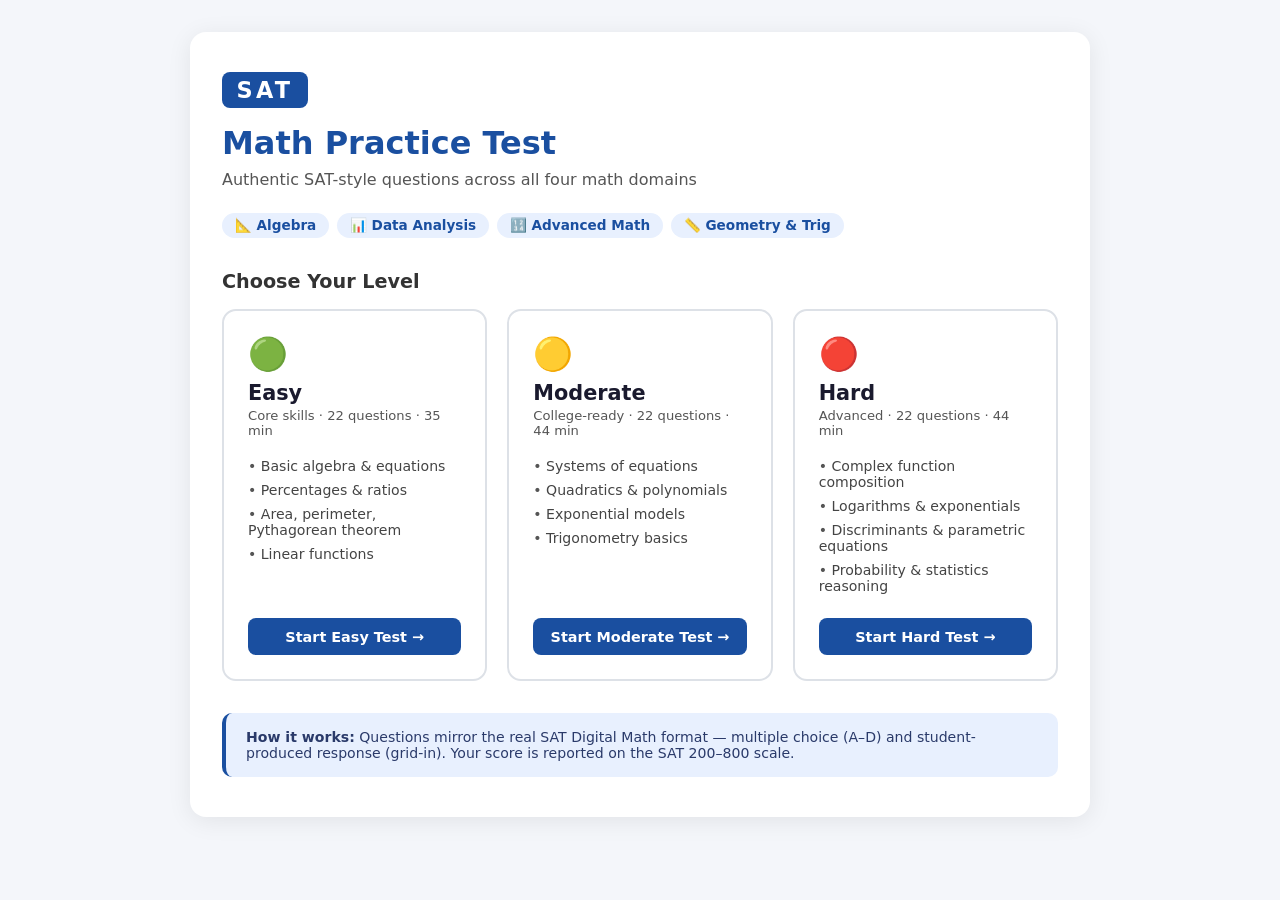
<file: templates/index.html>
<!DOCTYPE html>
<html lang="en">
<head>
  <meta charset="UTF-8"/>
  <meta name="viewport" content="width=device-width, initial-scale=1.0"/>
  <title>SAT Math Practice</title>
  <link rel="stylesheet" href="/static/style.css"/>
</head>
<body class="landing-page">
  <div class="landing-card">
    <div class="sat-logo">SAT</div>
    <h1>Math Practice Test</h1>
    <p class="tagline">Authentic SAT-style questions across all four math domains</p>

    <div class="domains">
      <span>📐 Algebra</span>
      <span>📊 Data Analysis</span>
      <span>🔢 Advanced Math</span>
      <span>📏 Geometry & Trig</span>
    </div>

    <h2>Choose Your Level</h2>

    <div class="level-cards">
      <a href="/test?difficulty=easy" class="level-card easy">
        <div class="level-icon">🟢</div>
        <div class="level-name">Easy</div>
        <div class="level-desc">Core skills · 22 questions · 35 min</div>
        <ul>
          <li>Basic algebra &amp; equations</li>
          <li>Percentages &amp; ratios</li>
          <li>Area, perimeter, Pythagorean theorem</li>
          <li>Linear functions</li>
        </ul>
        <div class="level-btn">Start Easy Test →</div>
      </a>

      <a href="/test?difficulty=moderate" class="level-card moderate">
        <div class="level-icon">🟡</div>
        <div class="level-name">Moderate</div>
        <div class="level-desc">College-ready · 22 questions · 44 min</div>
        <ul>
          <li>Systems of equations</li>
          <li>Quadratics &amp; polynomials</li>
          <li>Exponential models</li>
          <li>Trigonometry basics</li>
        </ul>
        <div class="level-btn">Start Moderate Test →</div>
      </a>

      <a href="/test?difficulty=hard" class="level-card hard">
        <div class="level-icon">🔴</div>
        <div class="level-name">Hard</div>
        <div class="level-desc">Advanced · 22 questions · 44 min</div>
        <ul>
          <li>Complex function composition</li>
          <li>Logarithms &amp; exponentials</li>
          <li>Discriminants &amp; parametric equations</li>
          <li>Probability &amp; statistics reasoning</li>
        </ul>
        <div class="level-btn">Start Hard Test →</div>
      </a>
    </div>

    <div class="info-box">
      <strong>How it works:</strong> Questions mirror the real SAT Digital Math format — multiple choice
      (A–D) and student-produced response (grid-in). Your score is reported on the SAT 200–800 scale.
    </div>
  </div>
</body>
</html>
</file>
<file: static/style.css>
/* ── Reset & Base ───────────────────────────────────────────────────── */
*, *::before, *::after { box-sizing: border-box; margin: 0; padding: 0; }
:root {
  --blue:   #1a4fa0;
  --blue-l: #e8f0fe;
  --green:  #1e7e34;
  --green-l:#d4edda;
  --yellow: #856404;
  --yellow-l:#fff3cd;
  --red:    #c0392b;
  --red-l:  #fdecea;
  --gray:   #555;
  --border: #dde1e7;
  --bg:     #f4f6fa;
  --white:  #ffffff;
  font-family: 'Segoe UI', system-ui, -apple-system, sans-serif;
}
body { background: var(--bg); color: #1a1a2e; min-height: 100vh; }
a { text-decoration: none; color: inherit; }

/* ── Landing page ────────────────────────────────────────────────────── */
.landing-page { display: flex; justify-content: center; align-items: flex-start; padding: 2rem 1rem; }
.landing-card {
  background: var(--white);
  border-radius: 16px;
  box-shadow: 0 4px 24px rgba(0,0,0,.08);
  padding: 2.5rem 2rem;
  max-width: 900px;
  width: 100%;
}
.sat-logo {
  display: inline-block;
  background: var(--blue);
  color: #fff;
  font-size: 1.4rem;
  font-weight: 800;
  letter-spacing: .15em;
  padding: .3rem .9rem;
  border-radius: 8px;
  margin-bottom: 1rem;
}
.landing-card h1 { font-size: 2rem; font-weight: 800; color: var(--blue); }
.tagline { color: var(--gray); margin: .5rem 0 1.5rem; }
.domains { display: flex; flex-wrap: wrap; gap: .5rem; margin-bottom: 2rem; }
.domains span {
  background: var(--blue-l); color: var(--blue);
  border-radius: 20px; padding: .3rem .8rem; font-size: .85rem; font-weight: 600;
}
.landing-card h2 { font-size: 1.2rem; margin-bottom: 1rem; color: #333; }

.level-cards { display: grid; grid-template-columns: repeat(auto-fit, minmax(240px, 1fr)); gap: 1.25rem; margin-bottom: 2rem; }

.level-card {
  border: 2px solid var(--border);
  border-radius: 14px;
  padding: 1.5rem;
  transition: transform .15s, box-shadow .15s, border-color .15s;
  display: flex; flex-direction: column;
}
.level-card:hover { transform: translateY(-4px); box-shadow: 0 8px 28px rgba(0,0,0,.1); }
.level-card.easy:hover   { border-color: var(--green); }
.level-card.moderate:hover { border-color: #c69000; }
.level-card.hard:hover   { border-color: var(--red); }

.level-icon { font-size: 2rem; margin-bottom: .5rem; }
.level-name { font-size: 1.3rem; font-weight: 800; margin-bottom: .2rem; }
.level-desc { font-size: .82rem; color: var(--gray); margin-bottom: 1rem; }
.level-card ul { list-style: none; flex: 1; }
.level-card ul li { font-size: .88rem; padding: .25rem 0; color: #444; }
.level-card ul li::before { content: "• "; color: var(--gray); }
.level-btn {
  margin-top: 1.25rem;
  background: var(--blue);
  color: #fff;
  text-align: center;
  padding: .65rem;
  border-radius: 8px;
  font-weight: 700;
  font-size: .9rem;
  transition: background .15s;
}
.level-card:hover .level-btn { background: #163d80; }

.info-box {
  background: var(--blue-l); border-radius: 10px; padding: 1rem 1.25rem;
  font-size: .88rem; color: #2a3a6a; border-left: 4px solid var(--blue);
}

/* ── Test page ───────────────────────────────────────────────────────── */
.test-page { display: flex; flex-direction: column; min-height: 100vh; }

.test-header {
  background: var(--blue);
  color: #fff;
  display: flex; align-items: center; justify-content: space-between;
  padding: .85rem 1.5rem;
  position: sticky; top: 0; z-index: 10;
}
.back-link { color: rgba(255,255,255,.8); font-size: .9rem; }
.back-link:hover { color: #fff; }
.test-title { font-weight: 700; font-size: 1rem; }
.timer-box { display: flex; align-items: center; gap: .4rem; font-size: 1.1rem; font-weight: 700; font-variant-numeric: tabular-nums; }
#timer { letter-spacing: .05em; }
#timer.timer-warn { color: #ff8a80; animation: pulse 1s infinite; }
@keyframes pulse { 0%,100%{opacity:1} 50%{opacity:.6} }

.progress-wrap { height: 4px; background: #dde1e7; }
.progress-bar  { height: 4px; background: #4caf50; transition: width .3s; }
.progress-label { padding: .4rem 1.5rem; font-size: .8rem; color: var(--gray); display: flex; align-items: center; gap: .5rem; }
.domain-tag { background: var(--blue-l); color: var(--blue); border-radius: 12px; padding: .1rem .6rem; font-size: .78rem; font-weight: 600; }

.diff-badge { padding: .15rem .6rem; border-radius: 12px; font-size: .8rem; font-weight: 700; }
.diff-easy     { background: var(--green-l); color: var(--green); }
.diff-moderate { background: var(--yellow-l); color: var(--yellow); }
.diff-hard     { background: var(--red-l); color: var(--red); }

.center-msg { text-align: center; padding: 4rem; color: var(--gray); }

.question-panel {
  max-width: 740px; margin: 1.5rem auto; padding: 0 1.5rem;
  flex: 1; display: flex; flex-direction: column;
}
.question-number { font-size: .85rem; color: var(--gray); margin-bottom: .6rem; font-weight: 600; text-transform: uppercase; letter-spacing: .05em; }
.question-prompt {
  background: var(--white); border: 1px solid var(--border);
  border-radius: 12px; padding: 1.5rem;
  font-size: 1.05rem; line-height: 1.7; white-space: pre-wrap;
  margin-bottom: 1.25rem;
}

.choices { display: flex; flex-direction: column; gap: .6rem; margin-bottom: 1.5rem; }
.choice-btn {
  display: flex; align-items: center; gap: .85rem;
  background: var(--white); border: 2px solid var(--border);
  border-radius: 10px; padding: .85rem 1rem;
  cursor: pointer; font-size: 1rem; text-align: left;
  transition: border-color .12s, background .12s;
}
.choice-btn:hover { border-color: var(--blue); background: var(--blue-l); }
.choice-btn.selected { border-color: var(--blue); background: var(--blue-l); font-weight: 600; }
.choice-letter {
  display: flex; align-items: center; justify-content: center;
  width: 32px; height: 32px; border-radius: 50%;
  background: var(--border); font-weight: 800; font-size: .9rem; flex-shrink: 0;
}
.choice-btn.selected .choice-letter { background: var(--blue); color: #fff; }

.grid-in { margin-bottom: 1.5rem; }
.grid-in label { display: block; font-weight: 600; margin-bottom: .5rem; color: #333; }
.grid-in input {
  width: 200px; padding: .75rem 1rem;
  border: 2px solid var(--border); border-radius: 10px;
  font-size: 1.15rem; outline: none;
  transition: border-color .12s;
}
.grid-in input:focus { border-color: var(--blue); }

.nav-buttons {
  display: flex; align-items: center; justify-content: space-between;
  margin-top: auto; padding-top: 1rem;
}
.nav-buttons button {
  padding: .65rem 1.5rem; border-radius: 8px; border: none;
  font-size: .95rem; font-weight: 700; cursor: pointer;
  background: var(--blue); color: #fff; transition: background .12s;
}
.nav-buttons button:hover { background: #163d80; }
.nav-buttons button:disabled { background: var(--border); color: #aaa; cursor: not-allowed; }
.answered-count { font-size: .85rem; color: var(--gray); }

.submit-bar {
  position: sticky; bottom: 0; background: var(--white);
  border-top: 1px solid var(--border);
  display: flex; align-items: center; justify-content: space-between;
  padding: .85rem 1.5rem; gap: 1rem; flex-wrap: wrap;
}
.submit-bar span { font-size: .9rem; color: var(--gray); }
.btn-submit {
  background: #e53e3e; color: #fff;
  border: none; border-radius: 8px;
  padding: .75rem 1.75rem; font-size: 1rem; font-weight: 700;
  cursor: pointer; transition: background .12s;
}
.btn-submit:hover { background: #c0392b; }

/* ── Results ─────────────────────────────────────────────────────────── */
.results-panel { max-width: 740px; margin: 2rem auto; padding: 0 1.5rem 3rem; }

.score-card {
  background: var(--blue); color: #fff;
  border-radius: 16px; padding: 2rem;
  text-align: center; margin-bottom: 2rem;
}
.score-label { font-size: .9rem; opacity: .8; text-transform: uppercase; letter-spacing: .1em; }
.scaled-score { font-size: 4.5rem; font-weight: 900; line-height: 1; margin: .5rem 0; }
.score-sub { font-size: 1rem; opacity: .9; margin-bottom: 1rem; }
.score-breakdown { text-align: left; background: rgba(255,255,255,.12); border-radius: 10px; padding: 1rem; font-size: .88rem; line-height: 1.9; font-family: monospace; }
.domain-row { display: block; }

.review-title { font-size: 1.3rem; font-weight: 800; margin-bottom: 1rem; color: #1a1a2e; }

.review-item {
  background: var(--white); border-radius: 12px;
  border-left: 5px solid;
  padding: 1.25rem; margin-bottom: 1rem;
  box-shadow: 0 2px 8px rgba(0,0,0,.04);
}
.review-item.correct   { border-color: var(--green); }
.review-item.incorrect { border-color: var(--red); }

.review-header { display: flex; align-items: center; gap: .75rem; margin-bottom: .75rem; }
.review-num { font-weight: 700; color: var(--gray); }
.review-domain { background: var(--blue-l); color: var(--blue); border-radius: 10px; padding: .15rem .55rem; font-size: .78rem; font-weight: 600; }
.review-status { margin-left: auto; font-weight: 700; font-size: .9rem; }
.review-item.correct .review-status   { color: var(--green); }
.review-item.incorrect .review-status { color: var(--red); }
.review-prompt { font-size: .95rem; line-height: 1.6; white-space: pre-wrap; margin-bottom: .85rem; color: #222; }

.review-choices { display: flex; flex-wrap: wrap; gap: .4rem; margin-bottom: .75rem; }
.rc { padding: .3rem .7rem; border-radius: 6px; font-size: .85rem; background: var(--bg); }
.rc-correct { background: var(--green-l); color: var(--green); font-weight: 700; }
.rc-wrong   { background: var(--red-l); color: var(--red); font-weight: 700; text-decoration: line-through; }
.grid-review { font-size: .9rem; margin-bottom: .75rem; color: #333; }

.explanation {
  border-top: 1px solid var(--border); padding-top: .75rem;
  font-size: .9rem; color: #444;
}
.explanation summary {
  cursor: pointer; font-weight: 600; color: var(--blue);
  list-style: none; display: flex; align-items: center; gap: .4rem;
}
.explanation summary::before { content: "▶"; font-size: .7rem; }
details[open] .explanation summary::before { content: "▼"; }
.explanation p { margin-top: .6rem; line-height: 1.6; }

.btn-home {
  display: block; text-align: center;
  background: var(--blue); color: #fff;
  border-radius: 10px; padding: 1rem;
  font-weight: 700; font-size: 1rem; margin-top: 2rem;
  transition: background .12s;
}
.btn-home:hover { background: #163d80; }

@media (max-width: 600px) {
  .level-cards { grid-template-columns: 1fr; }
  .question-prompt { font-size: .95rem; }
  .scaled-score { font-size: 3rem; }
}
</file>
